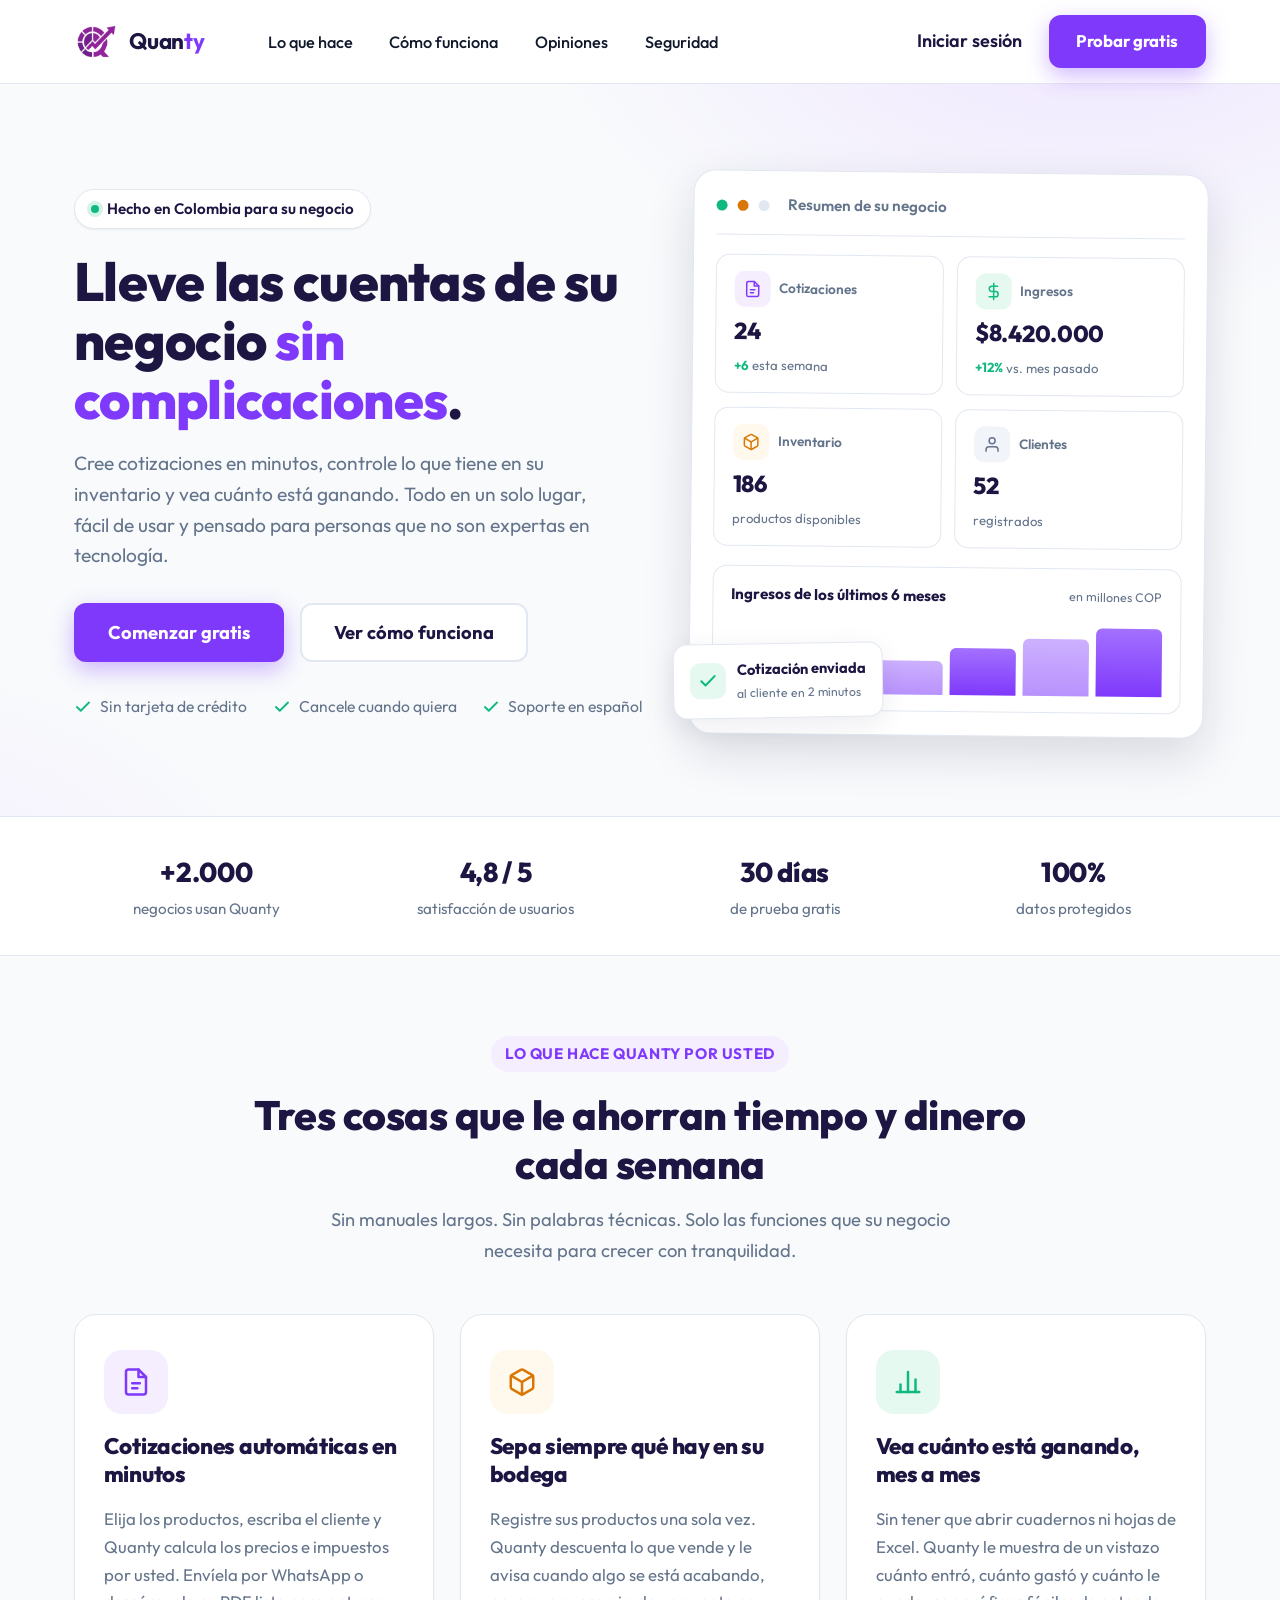
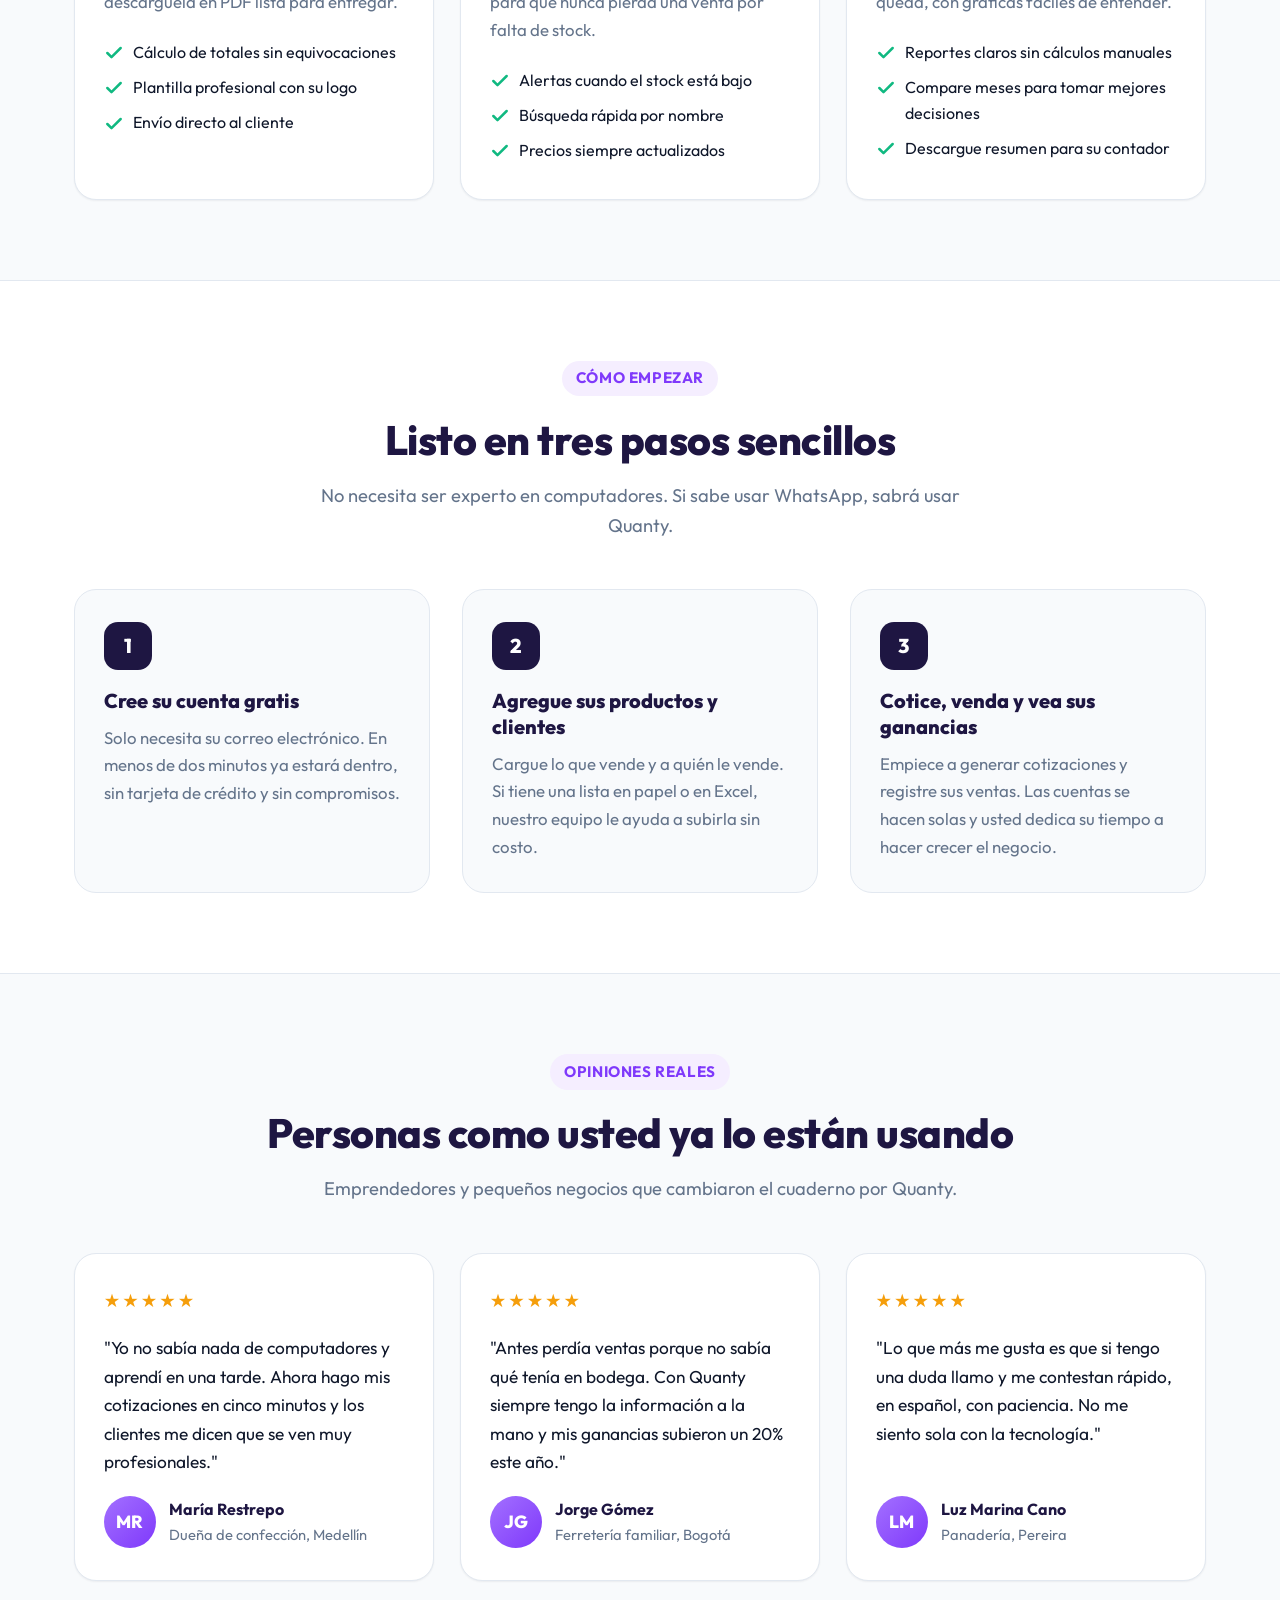
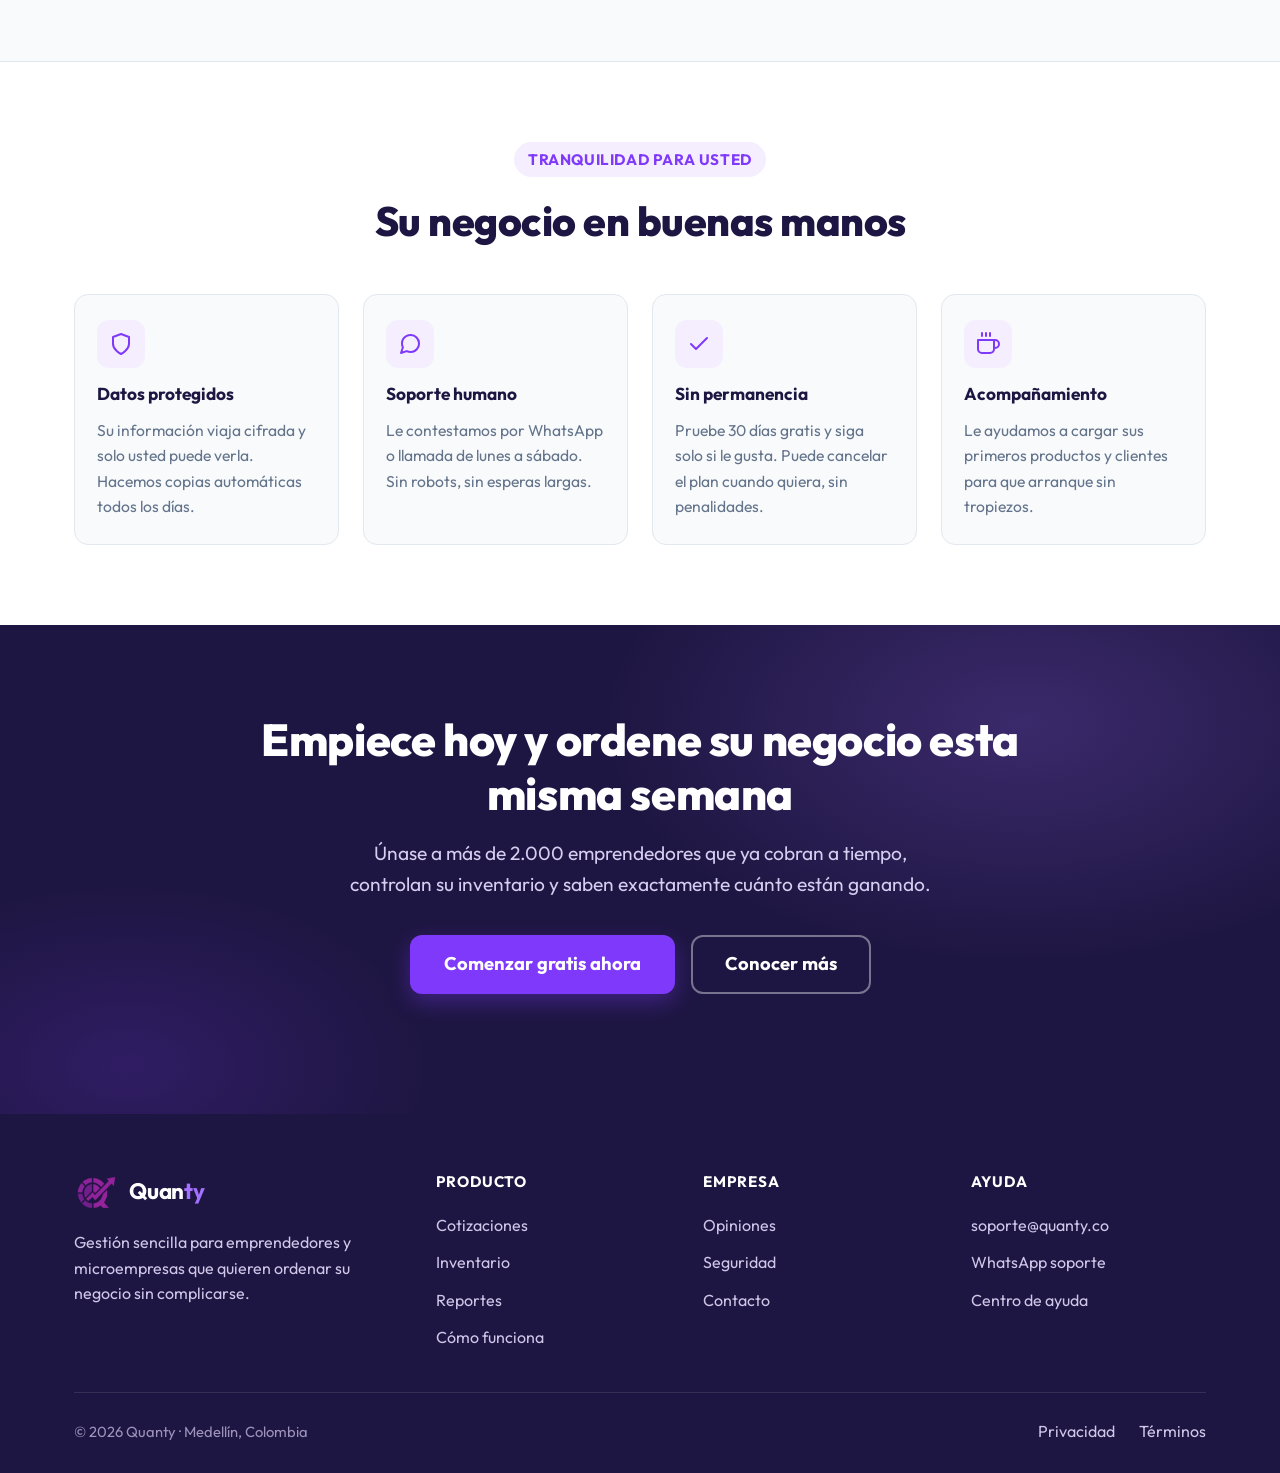
<file: index.html>
<!-- Hecho por: Daniela Montoya, Valentina Pérez e Isabella Aristizabal -->
<!doctype html>
<html lang="es">
  <head>
    <meta charset="UTF-8" />
    <meta name="viewport" content="width=device-width,initial-scale=1.0" />
    <title>Quanty — Lleve las cuentas de su negocio sin complicaciones</title>
    <meta
      name="description"
      content="Quanty es la herramienta sencilla para emprendedores: cree cotizaciones automáticas, controle su inventario y vea sus ingresos en un solo lugar."
    />
    <link rel="icon" type="image/png" href="images/logo_quanty.png" />
    <link
      href="https://fonts.googleapis.com/css2?family=Outfit:wght@400;500;600;700;800&display=swap"
      rel="stylesheet"
    />
    <link rel="stylesheet" href="css/landing.css" />
  </head>
  <body>
    <!--  HEADER  -->
    <header class="site-header">
      <div class="site-header__inner">
        <a href="index.html" class="brand" aria-label="Quanty inicio">
          <img src="images/logo_quanty.png" alt="" class="brand__mark" />
          <span class="brand__name">Quan<span>ty</span></span>
        </a>

        <nav class="site-nav" id="siteNav" aria-label="Menú principal">
          <a href="#beneficios">Lo que hace</a>
          <a href="#como-funciona">Cómo funciona</a>
          <a href="#testimonios">Opiniones</a>
          <a href="#seguridad">Seguridad</a>
        </nav>

        <div class="site-header__cta">
          <a
            href="https://quanty-oficial.vercel.app/auth?redirect=%2Fauth&mode=login"
            class="link-login"
            >Iniciar sesión</a
          >
          <a
            href="https://quanty-oficial.vercel.app/auth?redirect=%2Fauth&mode=login"
            class="btn btn--primary"
            >Probar gratis</a
          >
        </div>

        <button
          class="menu-toggle"
          id="menuToggle"
          aria-label="Abrir menú"
          aria-expanded="false"
        >
          <span></span><span></span><span></span>
        </button>
      </div>
    </header>

    <!--  HERO  -->
    <section class="hero">
      <div class="container">
        <div class="hero__grid">
          <div class="hero__copy">
            <span class="hero__eyebrow">
              <span class="dot" aria-hidden="true"></span>
              Hecho en Colombia para su negocio
            </span>

            <h1 class="hero__title">
              Lleve las cuentas de su negocio <em>sin complicaciones</em>.
            </h1>

            <p class="hero__sub">
              Cree cotizaciones en minutos, controle lo que tiene en su
              inventario y vea cuánto está ganando. Todo en un solo lugar, fácil
              de usar y pensado para personas que no son expertas en tecnología.
            </p>

            <div class="hero__cta">
              <a
                href="https://quanty-oficial.vercel.app/auth?redirect=%2Fauth&mode=login"
                class="btn btn--primary btn--lg"
              >
                Comenzar gratis
              </a>
              <a href="#como-funciona" class="btn btn--ghost btn--lg">
                Ver cómo funciona
              </a>
            </div>

            <div class="hero__assure">
              <span>
                <svg
                  width="18"
                  height="18"
                  viewBox="0 0 24 24"
                  fill="none"
                  stroke="currentColor"
                  stroke-width="2.5"
                  stroke-linecap="round"
                  stroke-linejoin="round"
                >
                  <polyline points="20 6 9 17 4 12" />
                </svg>
                Sin tarjeta de crédito
              </span>
              <span>
                <svg
                  width="18"
                  height="18"
                  viewBox="0 0 24 24"
                  fill="none"
                  stroke="currentColor"
                  stroke-width="2.5"
                  stroke-linecap="round"
                  stroke-linejoin="round"
                >
                  <polyline points="20 6 9 17 4 12" />
                </svg>
                Cancele cuando quiera
              </span>
              <span>
                <svg
                  width="18"
                  height="18"
                  viewBox="0 0 24 24"
                  fill="none"
                  stroke="currentColor"
                  stroke-width="2.5"
                  stroke-linecap="round"
                  stroke-linejoin="round"
                >
                  <polyline points="20 6 9 17 4 12" />
                </svg>
                Soporte en español
              </span>
            </div>
          </div>

          <div class="hero__visual" aria-hidden="true">
            <div class="mock">
              <div class="mock__top">
                <span class="mock__dot mock__dot--g"></span>
                <span class="mock__dot mock__dot--a"></span>
                <span class="mock__dot"></span>
                <span class="mock__title">Resumen de su negocio</span>
              </div>

              <div class="mock__kpis">
                <div class="kpi kpi--purple">
                  <div class="kpi__head">
                    <div class="kpi__icon">
                      <svg
                        viewBox="0 0 24 24"
                        fill="none"
                        stroke="currentColor"
                        stroke-width="2"
                        stroke-linecap="round"
                        stroke-linejoin="round"
                      >
                        <path
                          d="M14 2H6a2 2 0 0 0-2 2v16a2 2 0 0 0 2 2h12a2 2 0 0 0 2-2V8z"
                        />
                        <polyline points="14 2 14 8 20 8" />
                        <line x1="9" y1="13" x2="15" y2="13" />
                        <line x1="9" y1="17" x2="13" y2="17" />
                      </svg>
                    </div>
                    Cotizaciones
                  </div>
                  <div class="kpi__value">24</div>
                  <div class="kpi__sub"><b class="up">+6</b> esta semana</div>
                </div>

                <div class="kpi kpi--green">
                  <div class="kpi__head">
                    <div class="kpi__icon">
                      <svg
                        viewBox="0 0 24 24"
                        fill="none"
                        stroke="currentColor"
                        stroke-width="2"
                        stroke-linecap="round"
                        stroke-linejoin="round"
                      >
                        <line x1="12" y1="1" x2="12" y2="23" />
                        <path
                          d="M17 5H9.5a3.5 3.5 0 0 0 0 7h5a3.5 3.5 0 0 1 0 7H6"
                        />
                      </svg>
                    </div>
                    Ingresos
                  </div>
                  <div class="kpi__value">$8.420.000</div>
                  <div class="kpi__sub">
                    <b class="up">+12%</b> vs. mes pasado
                  </div>
                </div>

                <div class="kpi kpi--brown">
                  <div class="kpi__head">
                    <div class="kpi__icon">
                      <svg
                        viewBox="0 0 24 24"
                        fill="none"
                        stroke="currentColor"
                        stroke-width="2"
                        stroke-linecap="round"
                        stroke-linejoin="round"
                      >
                        <path
                          d="M21 16V8a2 2 0 0 0-1-1.73l-7-4a2 2 0 0 0-2 0l-7 4A2 2 0 0 0 3 8v8a2 2 0 0 0 1 1.73l7 4a2 2 0 0 0 2 0l7-4A2 2 0 0 0 21 16z"
                        />
                        <polyline points="3.27 6.96 12 12.01 20.73 6.96" />
                        <line x1="12" y1="22.08" x2="12" y2="12" />
                      </svg>
                    </div>
                    Inventario
                  </div>
                  <div class="kpi__value">186</div>
                  <div class="kpi__sub">productos disponibles</div>
                </div>

                <div class="kpi kpi--gray">
                  <div class="kpi__head">
                    <div class="kpi__icon">
                      <svg
                        viewBox="0 0 24 24"
                        fill="none"
                        stroke="currentColor"
                        stroke-width="2"
                        stroke-linecap="round"
                        stroke-linejoin="round"
                      >
                        <path d="M20 21v-2a4 4 0 0 0-4-4H8a4 4 0 0 0-4 4v2" />
                        <circle cx="12" cy="7" r="4" />
                      </svg>
                    </div>
                    Clientes
                  </div>
                  <div class="kpi__value">52</div>
                  <div class="kpi__sub">registrados</div>
                </div>
              </div>

              <div class="mock__chart">
                <div class="mock__chart-head">
                  <strong>Ingresos de los últimos 6 meses</strong>
                  <span>en millones COP</span>
                </div>
                <div
                  class="bars"
                  role="img"
                  aria-label="Gráfica de ingresos creciendo mes a mes"
                >
                  <span style="height: 38%"></span>
                  <span style="height: 52%"></span>
                  <span style="height: 46%"></span>
                  <span style="height: 64%"></span>
                  <span style="height: 78%"></span>
                  <span style="height: 92%"></span>
                </div>
              </div>
            </div>

            <div class="hero__badge">
              <div class="hero__badge-icon">
                <svg
                  width="20"
                  height="20"
                  viewBox="0 0 24 24"
                  fill="none"
                  stroke="currentColor"
                  stroke-width="2.5"
                  stroke-linecap="round"
                  stroke-linejoin="round"
                >
                  <polyline points="20 6 9 17 4 12" />
                </svg>
              </div>
              <div>
                <b>Cotización enviada</b>
                <small>al cliente en 2 minutos</small>
              </div>
            </div>
          </div>
        </div>
      </div>
    </section>

    <!--  TIRA DE CONFIANZA  -->
    <section class="trust" aria-label="Cifras de confianza">
      <div class="container">
        <div class="trust__grid">
          <div class="trust__item">
            <div class="trust__num">+2.000</div>
            <div class="trust__lbl">negocios usan Quanty</div>
          </div>
          <div class="trust__item">
            <div class="trust__num">4,8 / 5</div>
            <div class="trust__lbl">satisfacción de usuarios</div>
          </div>
          <div class="trust__item">
            <div class="trust__num">30 días</div>
            <div class="trust__lbl">de prueba gratis</div>
          </div>
          <div class="trust__item">
            <div class="trust__num">100%</div>
            <div class="trust__lbl">datos protegidos</div>
          </div>
        </div>
      </div>
    </section>

    <!--  TRES BENEFICIOS PRINCIPALES  -->
    <section class="features" id="beneficios">
      <div class="container">
        <div class="section__head">
          <span class="section__eyebrow">Lo que hace Quanty por usted</span>
          <h2 class="section__title">
            Tres cosas que le ahorran tiempo y dinero cada semana
          </h2>
          <p class="section__lead">
            Sin manuales largos. Sin palabras técnicas. Solo las funciones que
            su negocio necesita para crecer con tranquilidad.
          </p>
        </div>

        <div class="feature-grid">
          <!-- COTIZACIONES AUTOMÁTICAS -->
          <article class="feature feature--cot">
            <div class="feature__icon" aria-hidden="true">
              <svg
                viewBox="0 0 24 24"
                fill="none"
                stroke="currentColor"
                stroke-width="2"
                stroke-linecap="round"
                stroke-linejoin="round"
              >
                <path
                  d="M14 2H6a2 2 0 0 0-2 2v16a2 2 0 0 0 2 2h12a2 2 0 0 0 2-2V8z"
                />
                <polyline points="14 2 14 8 20 8" />
                <line x1="9" y1="13" x2="15" y2="13" />
                <line x1="9" y1="17" x2="13" y2="17" />
              </svg>
            </div>
            <h3 class="feature__title">Cotizaciones automáticas en minutos</h3>
            <p class="feature__desc">
              Elija los productos, escriba el cliente y Quanty calcula los
              precios e impuestos por usted. Envíela por WhatsApp o descárguela
              en PDF lista para entregar.
            </p>
            <ul class="feature__list">
              <li>
                <svg
                  width="20"
                  height="20"
                  viewBox="0 0 24 24"
                  fill="none"
                  stroke="currentColor"
                  stroke-width="3"
                  stroke-linecap="round"
                  stroke-linejoin="round"
                >
                  <polyline points="20 6 9 17 4 12" />
                </svg>
                Cálculo de totales sin equivocaciones
              </li>
              <li>
                <svg
                  width="20"
                  height="20"
                  viewBox="0 0 24 24"
                  fill="none"
                  stroke="currentColor"
                  stroke-width="3"
                  stroke-linecap="round"
                  stroke-linejoin="round"
                >
                  <polyline points="20 6 9 17 4 12" />
                </svg>
                Plantilla profesional con su logo
              </li>
              <li>
                <svg
                  width="20"
                  height="20"
                  viewBox="0 0 24 24"
                  fill="none"
                  stroke="currentColor"
                  stroke-width="3"
                  stroke-linecap="round"
                  stroke-linejoin="round"
                >
                  <polyline points="20 6 9 17 4 12" />
                </svg>
                Envío directo al cliente
              </li>
            </ul>
          </article>

          <!-- INVENTARIO -->
          <article class="feature feature--inv">
            <div class="feature__icon" aria-hidden="true">
              <svg
                viewBox="0 0 24 24"
                fill="none"
                stroke="currentColor"
                stroke-width="2"
                stroke-linecap="round"
                stroke-linejoin="round"
              >
                <path
                  d="M21 16V8a2 2 0 0 0-1-1.73l-7-4a2 2 0 0 0-2 0l-7 4A2 2 0 0 0 3 8v8a2 2 0 0 0 1 1.73l7 4a2 2 0 0 0 2 0l7-4A2 2 0 0 0 21 16z"
                />
                <polyline points="3.27 6.96 12 12.01 20.73 6.96" />
                <line x1="12" y1="22.08" x2="12" y2="12" />
              </svg>
            </div>
            <h3 class="feature__title">Sepa siempre qué hay en su bodega</h3>
            <p class="feature__desc">
              Registre sus productos una sola vez. Quanty descuenta lo que vende
              y le avisa cuando algo se está acabando, para que nunca pierda una
              venta por falta de stock.
            </p>
            <ul class="feature__list">
              <li>
                <svg
                  width="20"
                  height="20"
                  viewBox="0 0 24 24"
                  fill="none"
                  stroke="currentColor"
                  stroke-width="3"
                  stroke-linecap="round"
                  stroke-linejoin="round"
                >
                  <polyline points="20 6 9 17 4 12" />
                </svg>
                Alertas cuando el stock está bajo
              </li>
              <li>
                <svg
                  width="20"
                  height="20"
                  viewBox="0 0 24 24"
                  fill="none"
                  stroke="currentColor"
                  stroke-width="3"
                  stroke-linecap="round"
                  stroke-linejoin="round"
                >
                  <polyline points="20 6 9 17 4 12" />
                </svg>
                Búsqueda rápida por nombre
              </li>
              <li>
                <svg
                  width="20"
                  height="20"
                  viewBox="0 0 24 24"
                  fill="none"
                  stroke="currentColor"
                  stroke-width="3"
                  stroke-linecap="round"
                  stroke-linejoin="round"
                >
                  <polyline points="20 6 9 17 4 12" />
                </svg>
                Precios siempre actualizados
              </li>
            </ul>
          </article>

          <!-- REPORTE DE INGRESOS -->
          <article class="feature feature--rep">
            <div class="feature__icon" aria-hidden="true">
              <svg
                viewBox="0 0 24 24"
                fill="none"
                stroke="currentColor"
                stroke-width="2"
                stroke-linecap="round"
                stroke-linejoin="round"
              >
                <line x1="18" y1="20" x2="18" y2="10" />
                <line x1="12" y1="20" x2="12" y2="4" />
                <line x1="6" y1="20" x2="6" y2="14" />
                <line x1="3" y1="20" x2="21" y2="20" />
              </svg>
            </div>
            <h3 class="feature__title">Vea cuánto está ganando, mes a mes</h3>
            <p class="feature__desc">
              Sin tener que abrir cuadernos ni hojas de Excel. Quanty le muestra
              de un vistazo cuánto entró, cuánto gastó y cuánto le queda, con
              gráficas fáciles de entender.
            </p>
            <ul class="feature__list">
              <li>
                <svg
                  width="20"
                  height="20"
                  viewBox="0 0 24 24"
                  fill="none"
                  stroke="currentColor"
                  stroke-width="3"
                  stroke-linecap="round"
                  stroke-linejoin="round"
                >
                  <polyline points="20 6 9 17 4 12" />
                </svg>
                Reportes claros sin cálculos manuales
              </li>
              <li>
                <svg
                  width="20"
                  height="20"
                  viewBox="0 0 24 24"
                  fill="none"
                  stroke="currentColor"
                  stroke-width="3"
                  stroke-linecap="round"
                  stroke-linejoin="round"
                >
                  <polyline points="20 6 9 17 4 12" />
                </svg>
                Compare meses para tomar mejores decisiones
              </li>
              <li>
                <svg
                  width="20"
                  height="20"
                  viewBox="0 0 24 24"
                  fill="none"
                  stroke="currentColor"
                  stroke-width="3"
                  stroke-linecap="round"
                  stroke-linejoin="round"
                >
                  <polyline points="20 6 9 17 4 12" />
                </svg>
                Descargue resumen para su contador
              </li>
            </ul>
          </article>
        </div>
      </div>
    </section>

    <!--  CÓMO FUNCIONA  -->
    <section class="steps" id="como-funciona">
      <div class="container">
        <div class="section__head">
          <span class="section__eyebrow">Cómo empezar</span>
          <h2 class="section__title">Listo en tres pasos sencillos</h2>
          <p class="section__lead">
            No necesita ser experto en computadores. Si sabe usar WhatsApp,
            sabrá usar Quanty.
          </p>
        </div>

        <div class="steps__grid">
          <div class="step">
            <div class="step__num">1</div>
            <h3 class="step__title">Cree su cuenta gratis</h3>
            <p class="step__desc">
              Solo necesita su correo electrónico. En menos de dos minutos ya
              estará dentro, sin tarjeta de crédito y sin compromisos.
            </p>
          </div>

          <div class="step">
            <div class="step__num">2</div>
            <h3 class="step__title">Agregue sus productos y clientes</h3>
            <p class="step__desc">
              Cargue lo que vende y a quién le vende. Si tiene una lista en
              papel o en Excel, nuestro equipo le ayuda a subirla sin costo.
            </p>
          </div>

          <div class="step">
            <div class="step__num">3</div>
            <h3 class="step__title">Cotice, venda y vea sus ganancias</h3>
            <p class="step__desc">
              Empiece a generar cotizaciones y registre sus ventas. Las cuentas
              se hacen solas y usted dedica su tiempo a hacer crecer el negocio.
            </p>
          </div>
        </div>
      </div>
    </section>

    <!--  TESTIMONIOS  -->
    <section class="testimonials" id="testimonios">
      <div class="container">
        <div class="section__head">
          <span class="section__eyebrow">Opiniones reales</span>
          <h2 class="section__title">Personas como usted ya lo están usando</h2>
          <p class="section__lead">
            Emprendedores y pequeños negocios que cambiaron el cuaderno por
            Quanty.
          </p>
        </div>

        <div class="testi-grid">
          <article class="testi">
            <div class="testi__stars" aria-label="5 de 5 estrellas">★★★★★</div>
            <p class="testi__text">
              "Yo no sabía nada de computadores y aprendí en una tarde. Ahora
              hago mis cotizaciones en cinco minutos y los clientes me dicen que
              se ven muy profesionales."
            </p>
            <div class="testi__who">
              <div class="testi__avatar" aria-hidden="true">MR</div>
              <div>
                <div class="testi__name">María Restrepo</div>
                <div class="testi__role">Dueña de confección, Medellín</div>
              </div>
            </div>
          </article>

          <article class="testi">
            <div class="testi__stars" aria-label="5 de 5 estrellas">★★★★★</div>
            <p class="testi__text">
              "Antes perdía ventas porque no sabía qué tenía en bodega. Con
              Quanty siempre tengo la información a la mano y mis ganancias
              subieron un 20% este año."
            </p>
            <div class="testi__who">
              <div class="testi__avatar" aria-hidden="true">JG</div>
              <div>
                <div class="testi__name">Jorge Gómez</div>
                <div class="testi__role">Ferretería familiar, Bogotá</div>
              </div>
            </div>
          </article>

          <article class="testi">
            <div class="testi__stars" aria-label="5 de 5 estrellas">★★★★★</div>
            <p class="testi__text">
              "Lo que más me gusta es que si tengo una duda llamo y me contestan
              rápido, en español, con paciencia. No me siento sola con la
              tecnología."
            </p>
            <div class="testi__who">
              <div class="testi__avatar" aria-hidden="true">LM</div>
              <div>
                <div class="testi__name">Luz Marina Cano</div>
                <div class="testi__role">Panadería, Pereira</div>
              </div>
            </div>
          </article>
        </div>
      </div>
    </section>

    <!--  REASEGURADORES / SEGURIDAD  -->
    <section class="reassure" id="seguridad">
      <div class="container">
        <div class="section__head">
          <span class="section__eyebrow">Tranquilidad para usted</span>
          <h2 class="section__title">Su negocio en buenas manos</h2>
        </div>

        <div class="reassure__grid">
          <div class="reass">
            <div class="reass__icon">
              <svg
                width="24"
                height="24"
                viewBox="0 0 24 24"
                fill="none"
                stroke="currentColor"
                stroke-width="2"
                stroke-linecap="round"
                stroke-linejoin="round"
              >
                <path d="M12 22s8-4 8-10V5l-8-3-8 3v7c0 6 8 10 8 10z" />
              </svg>
            </div>
            <h3 class="reass__title">Datos protegidos</h3>
            <p class="reass__desc">
              Su información viaja cifrada y solo usted puede verla. Hacemos
              copias automáticas todos los días.
            </p>
          </div>

          <div class="reass">
            <div class="reass__icon">
              <svg
                width="24"
                height="24"
                viewBox="0 0 24 24"
                fill="none"
                stroke="currentColor"
                stroke-width="2"
                stroke-linecap="round"
                stroke-linejoin="round"
              >
                <path
                  d="M21 11.5a8.38 8.38 0 0 1-.9 3.8 8.5 8.5 0 0 1-7.6 4.7 8.38 8.38 0 0 1-3.8-.9L3 21l1.9-5.7a8.38 8.38 0 0 1-.9-3.8 8.5 8.5 0 0 1 4.7-7.6 8.38 8.38 0 0 1 3.8-.9h.5a8.48 8.48 0 0 1 8 8v.5z"
                />
              </svg>
            </div>
            <h3 class="reass__title">Soporte humano</h3>
            <p class="reass__desc">
              Le contestamos por WhatsApp o llamada de lunes a sábado. Sin
              robots, sin esperas largas.
            </p>
          </div>

          <div class="reass">
            <div class="reass__icon">
              <svg
                width="24"
                height="24"
                viewBox="0 0 24 24"
                fill="none"
                stroke="currentColor"
                stroke-width="2"
                stroke-linecap="round"
                stroke-linejoin="round"
              >
                <polyline points="20 6 9 17 4 12" />
              </svg>
            </div>
            <h3 class="reass__title">Sin permanencia</h3>
            <p class="reass__desc">
              Pruebe 30 días gratis y siga solo si le gusta. Puede cancelar el
              plan cuando quiera, sin penalidades.
            </p>
          </div>

          <div class="reass">
            <div class="reass__icon">
              <svg
                width="24"
                height="24"
                viewBox="0 0 24 24"
                fill="none"
                stroke="currentColor"
                stroke-width="2"
                stroke-linecap="round"
                stroke-linejoin="round"
              >
                <path d="M18 8h1a4 4 0 0 1 0 8h-1" />
                <path d="M2 8h16v9a4 4 0 0 1-4 4H6a4 4 0 0 1-4-4V8z" />
                <line x1="6" y1="1" x2="6" y2="4" />
                <line x1="10" y1="1" x2="10" y2="4" />
                <line x1="14" y1="1" x2="14" y2="4" />
              </svg>
            </div>
            <h3 class="reass__title">Acompañamiento</h3>
            <p class="reass__desc">
              Le ayudamos a cargar sus primeros productos y clientes para que
              arranque sin tropiezos.
            </p>
          </div>
        </div>
      </div>
    </section>

    <!--  CTA FINAL  -->
    <section class="cta-final">
      <div class="container">
        <h2>Empiece hoy y ordene su negocio esta misma semana</h2>
        <p>
          Únase a más de 2.000 emprendedores que ya cobran a tiempo, controlan
          su inventario y saben exactamente cuánto están ganando.
        </p>
        <div class="hero__cta" style="justify-content: center">
          <a
            href="https://quanty-oficial.vercel.app/auth?redirect=%2Fauth&mode=login"
            class="btn btn--primary btn--lg"
          >
            Comenzar gratis ahora
          </a>
          <a href="#beneficios" class="btn btn--ghost btn--lg"> Conocer más </a>
        </div>
      </div>
    </section>

    <!--  FOOTER  -->
    <footer class="site-footer">
      <div class="container">
        <div class="site-footer__top">
          <div>
            <div class="brand" style="color: #fff">
              <img src="images/logo_quanty.png" alt="" class="brand__mark" />
              <span class="brand__name" style="color: #fff"
                >Quan<span style="color: var(--c-accent-soft)">ty</span></span
              >
            </div>
            <p class="site-footer__about">
              Gestión sencilla para emprendedores y microempresas que quieren
              ordenar su negocio sin complicarse.
            </p>
          </div>

          <div>
            <h4>Producto</h4>
            <ul>
              <li><a href="#beneficios">Cotizaciones</a></li>
              <li><a href="#beneficios">Inventario</a></li>
              <li><a href="#beneficios">Reportes</a></li>
              <li><a href="#como-funciona">Cómo funciona</a></li>
            </ul>
          </div>

          <div>
            <h4>Empresa</h4>
            <ul>
              <li><a href="#testimonios">Opiniones</a></li>
              <li><a href="#seguridad">Seguridad</a></li>
              <li><a href="mailto:soporte@quanty.co">Contacto</a></li>
            </ul>
          </div>

          <div>
            <h4>Ayuda</h4>
            <ul>
              <li><a href="mailto:soporte@quanty.co">soporte@quanty.co</a></li>
              <li><a href="#">WhatsApp soporte</a></li>
              <li><a href="#">Centro de ayuda</a></li>
            </ul>
          </div>
        </div>

        <div class="site-footer__bottom">
          <span>© 2026 Quanty · Medellín, Colombia</span>
          <div style="display: flex; gap: 1.5rem">
            <a href="#">Privacidad</a>
            <a href="#">Términos</a>
          </div>
        </div>
      </div>
    </footer>

    <script>
      const toggle = document.getElementById("menuToggle");
      const nav = document.getElementById("siteNav");
      if (toggle && nav) {
        toggle.addEventListener("click", () => {
          const open = nav.classList.toggle("open");
          toggle.setAttribute("aria-expanded", open ? "true" : "false");
        });
        nav.querySelectorAll("a").forEach((a) =>
          a.addEventListener("click", () => {
            nav.classList.remove("open");
            toggle.setAttribute("aria-expanded", "false");
          }),
        );
      }
    </script>
  </body>
</html>
</file>
<file: css/landing.css>
/* ═══════════════════════════════════════════════════════════
   QUANTY · landing.css
   Landing page rediseñada para emprendedores +50
   Paleta oficial:
     #1E1642  Primary dark
     #7F39FB  Primary accent
     #A370FF  Light accent
     #FFFFFF  Cards
     #F8FAFC  Background
     #0F172A  Text primary
     #64748B  Text secondary
     #E2E8F0  Borders
   ═══════════════════════════════════════════════════════════ */

:root{
  --c-dark:        #1E1642;
  --c-accent:      #7F39FB;
  --c-accent-soft: #A370FF;
  --c-bg:          #F8FAFC;
  --c-card:        #FFFFFF;
  --c-text:        #0F172A;
  --c-text-2:      #64748B;
  --c-border:      #E2E8F0;

  /* KPI / status palette */
  --kpi-purple-bg: #F5EEFF;  --kpi-purple-fg: #7F39FB;
  --kpi-green-bg:  #E6F9F0;  --kpi-green-fg:  #10B981;
  --kpi-brown-bg:  #FFF8EC;  --kpi-brown-fg:  #D97706;
  --kpi-gray-bg:   #F1F5F9;  --kpi-gray-fg:   #64748B;

  /* Sizing — accesibilidad para +50 */
  --r:        14px;
  --r-lg:     22px;
  --r-pill:   999px;
  --maxw:     1180px;
  --shadow-sm: 0 1px 2px rgba(15,23,42,.06);
  --shadow:    0 8px 28px rgba(30,22,66,.08);
  --shadow-lg: 0 18px 48px rgba(30,22,66,.14);
}

*,*::before,*::after{ box-sizing:border-box; margin:0; padding:0; }

html{ scroll-behavior:smooth; }

body{
  font-family:'Outfit', system-ui, -apple-system, "Segoe UI", sans-serif;
  background:var(--c-bg);
  color:var(--c-text);
  font-size:18px;            /* base grande para legibilidad */
  line-height:1.6;
  -webkit-font-smoothing:antialiased;
  overflow-x:hidden;
}

img{ max-width:100%; display:block; }

a{ color:var(--c-accent); text-decoration:none; }
a:hover{ color:var(--c-dark); }

/* ═══════════ ANUNCIO SUPERIOR ═══════════ */
.announce{
  background:var(--c-dark);
  color:#EDE9FE;
  font-size:.95rem;
  text-align:center;
  padding:.55rem 1rem;
  letter-spacing:.2px;
}
.announce strong{ color:#fff; }

/* ═══════════ HEADER ═══════════ */
.site-header{
  position:sticky; top:0; z-index:50;
  background:rgba(255,255,255,.92);
  backdrop-filter:saturate(180%) blur(14px);
  -webkit-backdrop-filter:saturate(180%) blur(14px);
  border-bottom:1px solid var(--c-border);
}
.site-header__inner{
  max-width:var(--maxw); margin:0 auto;
  display:flex; align-items:center; gap:2rem;
  padding:.95rem 1.5rem;
}
.brand{
  display:flex; align-items:center; gap:.7rem;
  font-weight:700; color:var(--c-dark);
  font-size:1.4rem; letter-spacing:-.3px;
}
.brand__mark{
  width:44px; height:44px;
  object-fit:contain;
  display:block; flex-shrink:0;
}
.brand__name span{ color:var(--c-accent); }

.site-nav{
  display:flex; align-items:center; gap:.4rem;
  margin-left:1rem;
}
.site-nav a{
  color:var(--c-text);
  font-weight:500; font-size:1.02rem;
  padding:.55rem .95rem; border-radius:10px;
  transition:background .2s, color .2s;
}
.site-nav a:hover{ background:#F1ECFE; color:var(--c-dark); }

.site-header__cta{ margin-left:auto; display:flex; gap:.7rem; align-items:center; }
.link-login{
  color:var(--c-dark); font-weight:600; padding:.55rem .95rem;
  border-radius:10px;
}
.link-login:hover{ background:#F1ECFE; color:var(--c-dark); }

/* Hamburguesa móvil */
.menu-toggle{
  display:none; background:none; border:none; cursor:pointer;
  padding:.5rem; margin-left:auto;
}
.menu-toggle span{
  display:block; width:26px; height:2px; background:var(--c-dark);
  margin:6px 0; border-radius:2px; transition:.25s;
}

/* ═══════════ BOTONES ═══════════ */
.btn{
  display:inline-flex; align-items:center; justify-content:center; gap:.55rem;
  font-family:inherit; font-weight:700;
  font-size:1.05rem; line-height:1;
  padding:1rem 1.6rem; border-radius:12px;
  border:2px solid transparent; cursor:pointer;
  transition:transform .15s ease, box-shadow .2s ease, background .2s, color .2s, border-color .2s;
  text-decoration:none;
}
.btn:focus-visible{ outline:3px solid #C4A8FF; outline-offset:2px; }

.btn--primary{
  background:var(--c-accent); color:#fff;
  box-shadow:0 8px 22px rgba(127,57,251,.35);
}
.btn--primary:hover{
  background:#6E2BE8; color:#fff;
  transform:translateY(-2px);
  box-shadow:0 12px 28px rgba(127,57,251,.45);
}

.btn--soft{
  background:var(--c-accent-soft); color:#fff;
  box-shadow:0 6px 18px rgba(163,112,255,.32);
}
.btn--soft:hover{
  background:#8B57F0; color:#fff;
  transform:translateY(-2px);
}

.btn--ghost{
  background:#fff; color:var(--c-dark);
  border-color:var(--c-border);
}
.btn--ghost:hover{
  border-color:var(--c-accent);
  color:var(--c-accent);
}

.btn--lg{ font-size:1.15rem; padding:1.15rem 2rem; }

/* ═══════════ LAYOUT ═══════════ */
.container{ max-width:var(--maxw); margin:0 auto; padding:0 1.5rem; }

.section{ padding:5rem 0; }
.section--tight{ padding:3.5rem 0; }
.section--dark{
  background:var(--c-dark);
  color:#E2DDF6;
}
.section__eyebrow{
  display:inline-block;
  font-size:.95rem; font-weight:700;
  letter-spacing:.6px; text-transform:uppercase;
  color:var(--c-accent);
  background:#F5EEFF;
  padding:.35rem .9rem; border-radius:var(--r-pill);
  margin-bottom:1.2rem;
}
.section__title{
  font-size:clamp(1.8rem, 3.2vw, 2.6rem);
  line-height:1.2; font-weight:800;
  color:var(--c-dark);
  letter-spacing:-.5px;
  margin-bottom:1rem;
  max-width:780px;
}
.section--dark .section__title{ color:#fff; }
.section__lead{
  font-size:1.15rem; color:var(--c-text-2);
  max-width:640px; line-height:1.65;
}
.section--dark .section__lead{ color:#CFC6E8; }
.section__head{ text-align:center; margin-bottom:3rem; }
.section__head .section__title,
.section__head .section__lead{ margin-left:auto; margin-right:auto; }

/* ═══════════ HERO ═══════════ */
.hero{
  position:relative; overflow:hidden;
  background:
    radial-gradient(900px 500px at 85% -10%, #EFE6FF 0%, transparent 60%),
    radial-gradient(700px 400px at -10% 110%, #F5EEFF 0%, transparent 55%),
    var(--c-bg);
  padding:5.5rem 0 5rem;
}
.hero__grid{
  display:grid;
  grid-template-columns: 1.05fr .95fr;
  gap:3rem; align-items:center;
}
.hero__eyebrow{
  display:inline-flex; align-items:center; gap:.5rem;
  background:#fff; border:1px solid var(--c-border);
  color:var(--c-dark); font-weight:600; font-size:.95rem;
  padding:.45rem 1rem; border-radius:var(--r-pill);
  box-shadow:var(--shadow-sm);
  margin-bottom:1.4rem;
}
.hero__eyebrow .dot{
  width:8px; height:8px; border-radius:50%;
  background:var(--kpi-green-fg);
  box-shadow:0 0 0 4px rgba(16,185,129,.18);
}
.hero__title{
  font-size:clamp(2.1rem, 4.2vw, 3.4rem);
  font-weight:800; line-height:1.1;
  color:var(--c-dark); letter-spacing:-.7px;
  margin-bottom:1.2rem;
}
.hero__title em{
  font-style:normal; color:var(--c-accent);
}
.hero__sub{
  font-size:1.2rem; color:var(--c-text-2);
  line-height:1.6; margin-bottom:2rem;
  max-width:540px;
}
.hero__cta{
  display:flex; gap:1rem; flex-wrap:wrap;
  margin-bottom:2rem;
}
.hero__assure{
  display:flex; flex-wrap:wrap; gap:1.2rem 1.6rem;
  color:var(--c-text-2); font-size:.98rem;
}
.hero__assure span{ display:inline-flex; align-items:center; gap:.5rem; }
.hero__assure svg{ color:var(--kpi-green-fg); flex-shrink:0; }

/* Hero mock dashboard */
.hero__visual{ position:relative; }
.mock{
  background:var(--c-card);
  border:1px solid var(--c-border);
  border-radius:var(--r-lg);
  box-shadow:var(--shadow-lg);
  padding:1.4rem;
  transform:rotate(.6deg);
}
.mock__top{
  display:flex; align-items:center; gap:.6rem;
  padding-bottom:1rem; margin-bottom:1.2rem;
  border-bottom:1px solid var(--c-border);
}
.mock__dot{ width:11px; height:11px; border-radius:50%; background:#E2E8F0; }
.mock__dot--g{ background:#10B981; }
.mock__dot--a{ background:#D97706; }
.mock__title{
  margin-left:.6rem; font-size:.95rem; color:var(--c-text-2);
  font-weight:600;
}
.mock__kpis{
  display:grid; grid-template-columns:repeat(2,1fr);
  gap:.85rem; margin-bottom:1.2rem;
}
.kpi{
  background:#fff; border:1px solid var(--c-border);
  border-radius:14px; padding:1rem 1.1rem;
  display:flex; flex-direction:column; gap:.35rem;
}
.kpi__head{
  display:flex; align-items:center; gap:.55rem;
  color:var(--c-text-2); font-size:.85rem; font-weight:600;
}
.kpi__icon{
  width:36px; height:36px; border-radius:10px;
  display:flex; align-items:center; justify-content:center;
}
.kpi__icon svg{ width:18px; height:18px; }
.kpi--purple .kpi__icon{ background:var(--kpi-purple-bg); color:var(--kpi-purple-fg); }
.kpi--green  .kpi__icon{ background:var(--kpi-green-bg);  color:var(--kpi-green-fg); }
.kpi--brown  .kpi__icon{ background:var(--kpi-brown-bg);  color:var(--kpi-brown-fg); }
.kpi--gray   .kpi__icon{ background:var(--kpi-gray-bg);   color:var(--kpi-gray-fg); }
.kpi__value{ font-size:1.45rem; font-weight:800; color:var(--c-dark); letter-spacing:-.3px; }
.kpi__sub{ font-size:.82rem; color:var(--c-text-2); }
.kpi__sub b.up{ color:var(--kpi-green-fg); font-weight:700; }

.mock__chart{
  background:#fff; border:1px solid var(--c-border);
  border-radius:14px; padding:1rem 1.1rem;
}
.mock__chart-head{
  display:flex; align-items:center; justify-content:space-between;
  margin-bottom:.8rem;
}
.mock__chart-head strong{ color:var(--c-dark); font-size:.95rem; }
.mock__chart-head span{ font-size:.78rem; color:var(--c-text-2); }
.bars{ display:flex; align-items:flex-end; gap:.45rem; height:74px; }
.bars span{
  flex:1; border-radius:6px 6px 0 0;
  background:linear-gradient(180deg, var(--c-accent-soft), var(--c-accent));
}
.bars span:nth-child(odd){ opacity:.55; }

.hero__badge{
  position:absolute; left:-18px; bottom:18px;
  background:#fff; border:1px solid var(--c-border);
  border-radius:14px; padding:.8rem 1rem;
  box-shadow:var(--shadow);
  display:flex; align-items:center; gap:.7rem;
  font-size:.92rem;
  transform:rotate(-1deg);
}
.hero__badge .hero__badge-icon{
  width:36px; height:36px; border-radius:10px;
  background:var(--kpi-green-bg); color:var(--kpi-green-fg);
  display:flex; align-items:center; justify-content:center;
}
.hero__badge b{ color:var(--c-dark); display:block; }
.hero__badge small{ color:var(--c-text-2); }

/* ═══════════ TIRA DE CONFIANZA ═══════════ */
.trust{
  background:#fff;
  border-top:1px solid var(--c-border);
  border-bottom:1px solid var(--c-border);
  padding:1.8rem 0;
}
.trust__grid{
  display:grid;
  grid-template-columns:repeat(4, 1fr);
  gap:1.5rem;
  text-align:center;
}
.trust__item{ padding:.3rem .5rem; }
.trust__num{
  font-size:1.7rem; font-weight:800;
  color:var(--c-dark); letter-spacing:-.3px;
}
.trust__lbl{
  font-size:.95rem; color:var(--c-text-2); margin-top:.2rem;
}

/* ═══════════ FEATURE CARDS (3 grandes) ═══════════ */
.features{ padding:5rem 0; }
.feature-grid{
  display:grid; gap:1.6rem;
  grid-template-columns:repeat(3, 1fr);
}
.feature{
  background:var(--c-card);
  border:1px solid var(--c-border);
  border-radius:var(--r-lg);
  padding:2.2rem 1.8rem;
  box-shadow:var(--shadow-sm);
  display:flex; flex-direction:column; gap:1.1rem;
  transition:transform .25s, box-shadow .25s, border-color .25s;
}
.feature:hover{
  transform:translateY(-4px);
  box-shadow:var(--shadow);
  border-color:#D8CCFF;
}
.feature__icon{
  width:64px; height:64px; border-radius:18px;
  display:flex; align-items:center; justify-content:center;
  flex-shrink:0;
}
.feature__icon svg{ width:30px; height:30px; }
.feature--cot .feature__icon{ background:var(--kpi-purple-bg); color:var(--kpi-purple-fg); }
.feature--inv .feature__icon{ background:var(--kpi-brown-bg);  color:var(--kpi-brown-fg); }
.feature--rep .feature__icon{ background:var(--kpi-green-bg);  color:var(--kpi-green-fg); }

.feature__title{
  font-size:1.4rem; font-weight:800; color:var(--c-dark);
  letter-spacing:-.3px; line-height:1.25;
}
.feature__desc{
  font-size:1.05rem; color:var(--c-text-2);
  line-height:1.65;
}
.feature__list{
  list-style:none; display:flex; flex-direction:column; gap:.6rem;
  padding-top:.4rem;
}
.feature__list li{
  display:flex; align-items:flex-start; gap:.6rem;
  font-size:1rem; color:var(--c-text);
}
.feature__list svg{
  color:var(--kpi-green-fg); margin-top:.2rem; flex-shrink:0;
}

/* ═══════════ COMO FUNCIONA (3 pasos) ═══════════ */
.steps{ background:#fff; padding:5rem 0; border-top:1px solid var(--c-border); border-bottom:1px solid var(--c-border); }
.steps__grid{
  display:grid; gap:2rem;
  grid-template-columns:repeat(3, 1fr);
  position:relative;
}
.step{
  background:var(--c-bg);
  border:1px solid var(--c-border);
  border-radius:var(--r-lg);
  padding:2rem 1.8rem;
  text-align:left;
}
.step__num{
  width:48px; height:48px; border-radius:14px;
  background:var(--c-dark); color:#fff;
  display:flex; align-items:center; justify-content:center;
  font-weight:800; font-size:1.25rem;
  margin-bottom:1.1rem;
}
.step__title{
  font-size:1.25rem; font-weight:800; color:var(--c-dark);
  margin-bottom:.6rem; line-height:1.3;
}
.step__desc{ font-size:1.05rem; color:var(--c-text-2); line-height:1.65; }

/* ═══════════ TESTIMONIOS ═══════════ */
.testimonials{ padding:5rem 0; }
.testi-grid{
  display:grid; gap:1.6rem;
  grid-template-columns:repeat(3, 1fr);
}
.testi{
  background:var(--c-card);
  border:1px solid var(--c-border);
  border-radius:var(--r-lg);
  padding:2rem 1.8rem;
  box-shadow:var(--shadow-sm);
  display:flex; flex-direction:column; gap:1.2rem;
}
.testi__stars{ color:#F59E0B; font-size:1.15rem; letter-spacing:2px; }
.testi__text{ font-size:1.08rem; color:var(--c-text); line-height:1.65; }
.testi__who{ display:flex; align-items:center; gap:.85rem; margin-top:auto; }
.testi__avatar{
  width:52px; height:52px; border-radius:50%;
  background:linear-gradient(135deg, var(--c-accent-soft), var(--c-accent));
  display:flex; align-items:center; justify-content:center;
  color:#fff; font-weight:800; font-size:1.1rem; flex-shrink:0;
}
.testi__name{ font-weight:700; color:var(--c-dark); font-size:1rem; }
.testi__role{ font-size:.92rem; color:var(--c-text-2); }

/* ═══════════ REASEGURADORES ═══════════ */
.reassure{ background:#fff; padding:5rem 0; border-top:1px solid var(--c-border); }
.reassure__grid{
  display:grid; gap:1.5rem;
  grid-template-columns:repeat(4, 1fr);
}
.reass{
  background:var(--c-bg);
  border:1px solid var(--c-border);
  border-radius:var(--r);
  padding:1.6rem 1.4rem;
  display:flex; flex-direction:column; gap:.7rem;
}
.reass__icon{
  width:48px; height:48px; border-radius:12px;
  background:var(--kpi-purple-bg); color:var(--kpi-purple-fg);
  display:flex; align-items:center; justify-content:center;
}
.reass__title{ font-size:1.08rem; font-weight:700; color:var(--c-dark); }
.reass__desc{ font-size:.98rem; color:var(--c-text-2); line-height:1.6; }

/* ═══════════ CTA FINAL ═══════════ */
.cta-final{
  background:
    radial-gradient(700px 400px at 80% 20%, rgba(163,112,255,.22), transparent 60%),
    radial-gradient(500px 300px at 10% 90%, rgba(127,57,251,.18), transparent 60%),
    var(--c-dark);
  color:#fff;
  text-align:center;
  padding:5.5rem 0;
}
.cta-final h2{
  font-size:clamp(1.9rem, 3.6vw, 2.8rem);
  font-weight:800; letter-spacing:-.4px;
  max-width:760px; margin:0 auto 1.1rem;
  line-height:1.2;
}
.cta-final p{
  font-size:1.2rem; color:#D6CDF0;
  max-width:600px; margin:0 auto 2.2rem;
}
.cta-final .btn--ghost{
  background:transparent; color:#fff;
  border-color:rgba(255,255,255,.4);
}
.cta-final .btn--ghost:hover{
  background:#fff; color:var(--c-dark);
  border-color:#fff;
}
.cta-final .cta-final__assure{
  color:#CFC6E8; margin-top:1.4rem; font-size:.98rem;
}

/* ═══════════ FOOTER ═══════════ */
.site-footer{
  background:var(--c-dark);
  color:#CFC6E8;
  padding:3.5rem 0 1.8rem;
}
.site-footer__top{
  display:grid;
  grid-template-columns: 1.4fr 1fr 1fr 1fr;
  gap:2rem;
  padding-bottom:2.5rem;
  border-bottom:1px solid rgba(255,255,255,.1);
}
.site-footer h4{
  font-size:.95rem; color:#fff;
  text-transform:uppercase; letter-spacing:.8px;
  font-weight:700; margin-bottom:1rem;
}
.site-footer ul{ list-style:none; display:flex; flex-direction:column; gap:.55rem; }
.site-footer a{ color:#CFC6E8; font-size:1rem; }
.site-footer a:hover{ color:#fff; }
.site-footer__about{ font-size:1rem; color:#CFC6E8; max-width:280px; margin-top:1rem; line-height:1.6; }
.site-footer__bottom{
  display:flex; flex-wrap:wrap; justify-content:space-between;
  align-items:center; gap:1rem;
  padding-top:1.6rem; font-size:.92rem; color:#9D93BA;
}

/* ═══════════ RESPONSIVE ═══════════ */
@media (max-width: 980px){
  .hero{ padding:3.5rem 0; }
  .hero__grid{ grid-template-columns:1fr; gap:2.5rem; }
  .hero__visual{ order:-1; max-width:520px; margin:0 auto; }
  .feature-grid,
  .steps__grid,
  .testi-grid{ grid-template-columns:1fr 1fr; }
  .reassure__grid{ grid-template-columns:1fr 1fr; }
  .site-footer__top{ grid-template-columns:1fr 1fr; }
  .trust__grid{ grid-template-columns:1fr 1fr; gap:1.2rem; }
}

@media (max-width: 760px){
  .site-header__inner{ gap:.8rem; padding:.8rem 1.2rem; }
  .site-nav{ display:none; }
  .link-login{ display:none; }
  .menu-toggle{ display:block; }
  .site-nav.open{
    display:flex; flex-direction:column;
    position:absolute; top:100%; left:0; right:0;
    background:#fff; border-bottom:1px solid var(--c-border);
    padding:.8rem 1.2rem 1.2rem; gap:.2rem;
    box-shadow:var(--shadow);
  }
  .site-nav.open a{ width:100%; }
  .site-header__cta .btn--primary{
    font-size:.9rem; padding:.6rem 1rem;
  }
}

@media (max-width: 620px){
  body{ font-size:17px; }
  .container{ padding:0 1.1rem; }
  .section{ padding:3.5rem 0; }
  .features,
  .steps,
  .testimonials,
  .reassure{ padding:3.5rem 0; }
  .feature-grid,
  .steps__grid,
  .testi-grid,
  .reassure__grid{ grid-template-columns:1fr; }
  .trust__grid{ grid-template-columns:1fr 1fr; }
  .mock__kpis{ grid-template-columns:1fr 1fr; }
  .site-footer__top{ grid-template-columns:1fr; }
  .hero__cta{ flex-direction:column; }
  .hero__cta .btn{ width:100%; }
  .hero__badge{ left:50%; transform:translateX(-50%) rotate(-1deg); bottom:-22px; }
}

@media (max-width: 420px){
  .site-header__inner{ gap:.5rem; padding:.7rem 1rem; }
  .brand{ font-size:1.15rem; gap:.5rem; }
  .brand__mark{ width:38px; height:38px; }
  .site-header__cta .btn--primary{ font-size:.85rem; padding:.55rem .85rem; }
  .hero{ padding:2.5rem 0 3rem; }
  .mock{ transform:none; padding:1rem; }
  .mock__kpis{ grid-template-columns:1fr; gap:.6rem; }
  .kpi{ padding:.85rem .9rem; }
  .kpi__value{ font-size:1.25rem; }
  .hero__badge{ bottom:-18px; padding:.65rem .85rem; font-size:.85rem; }
  .trust__grid{ grid-template-columns:1fr; gap:.8rem; }
  .feature{ padding:1.6rem 1.3rem; }
  .step{ padding:1.6rem 1.3rem; }
  .testi{ padding:1.6rem 1.3rem; }
  .cta-final{ padding:4rem 0; }
  .site-footer__bottom{ flex-direction:column; align-items:flex-start; }
}
</file>
